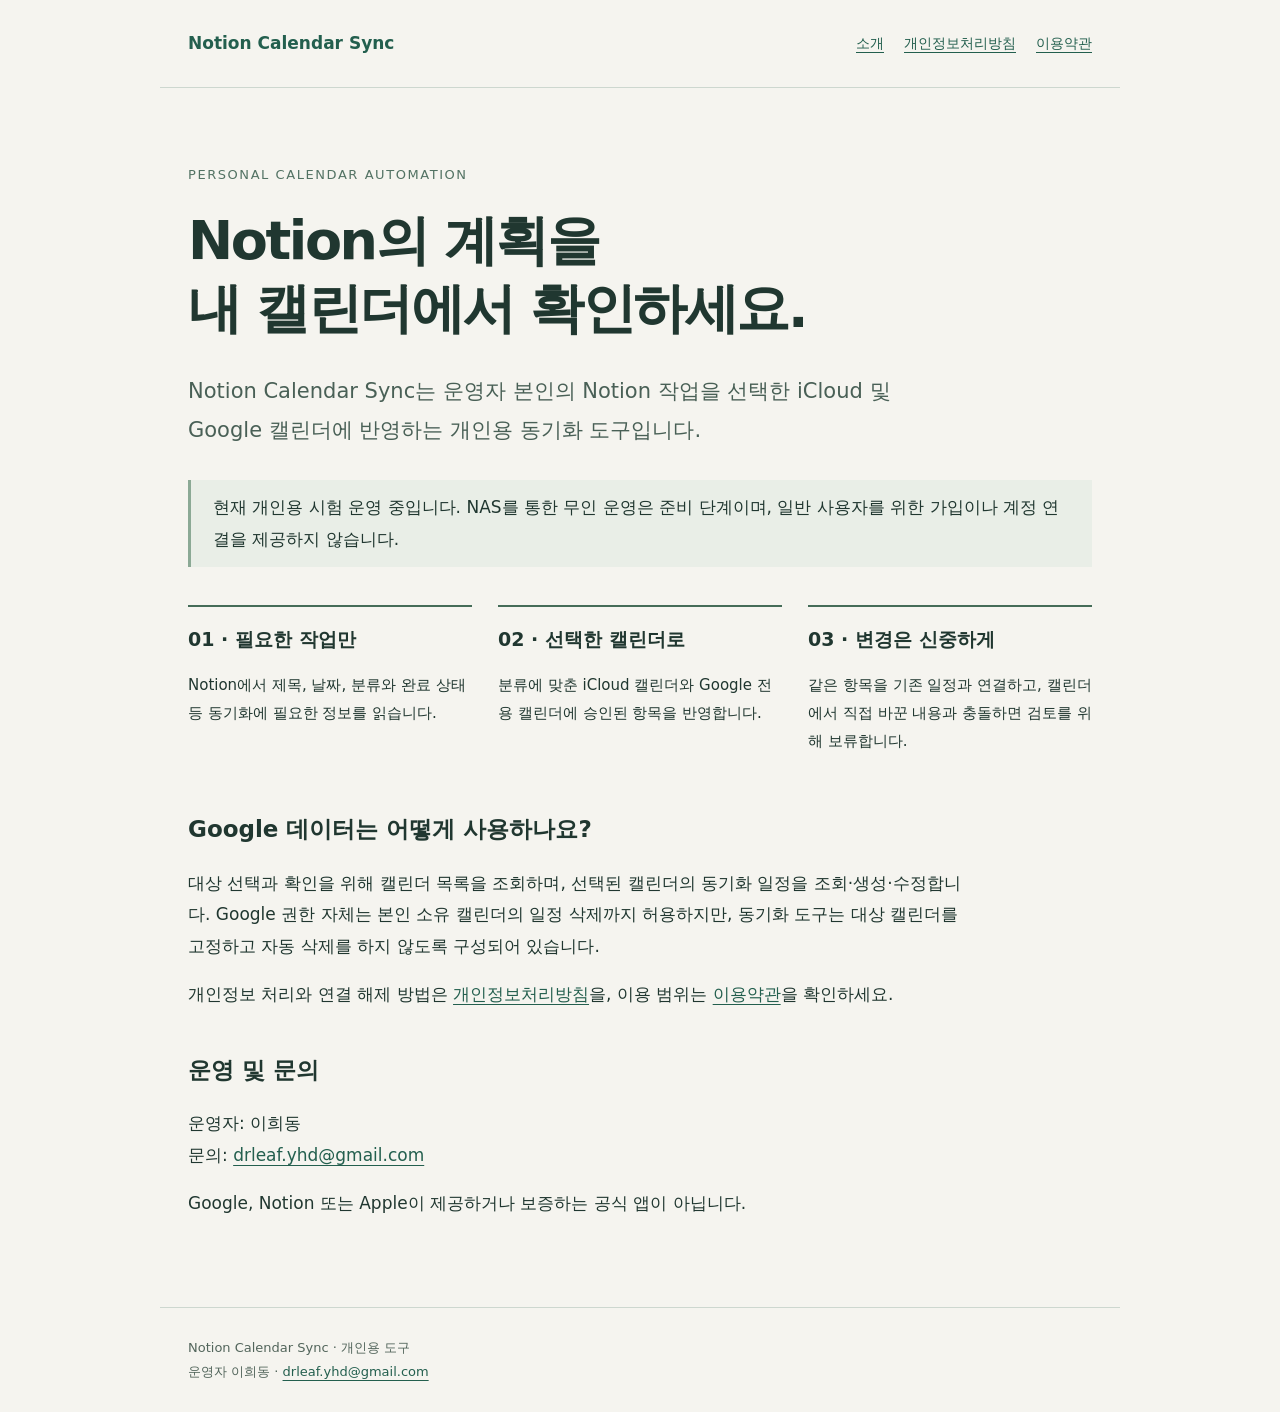
<file: index.html>
<!doctype html><html lang="ko"><head><meta charset="utf-8"><meta name="viewport" content="width=device-width,initial-scale=1"><meta name="description" content="Notion Calendar Sync 개인용 일정 동기화 도구 안내"><title>개인 일정 동기화 | Notion Calendar Sync</title><link rel="stylesheet" href="style.css"></head><body><header><a class="brand" href="index.html">Notion Calendar Sync</a><nav aria-label="주 메뉴"><a href="index.html">소개</a><a href="privacy.html">개인정보처리방침</a><a href="terms.html">이용약관</a></nav></header><main><p class="eyebrow">PERSONAL CALENDAR AUTOMATION</p><h1>Notion의 계획을<br>내 캘린더에서 확인하세요.</h1><p class="lead">Notion Calendar Sync는 운영자 본인의 Notion 작업을 선택한 iCloud 및 Google 캘린더에 반영하는 개인용 동기화 도구입니다.</p><div class="note">현재 개인용 시험 운영 중입니다. NAS를 통한 무인 운영은 준비 단계이며, 일반 사용자를 위한 가입이나 계정 연결을 제공하지 않습니다.</div><div class="steps"><section><h2>01 · 필요한 작업만</h2><p>Notion에서 제목, 날짜, 분류와 완료 상태 등 동기화에 필요한 정보를 읽습니다.</p></section><section><h2>02 · 선택한 캘린더로</h2><p>분류에 맞춘 iCloud 캘린더와 Google 전용 캘린더에 승인된 항목을 반영합니다.</p></section><section><h2>03 · 변경은 신중하게</h2><p>같은 항목을 기존 일정과 연결하고, 캘린더에서 직접 바꾼 내용과 충돌하면 검토를 위해 보류합니다.</p></section></div><h2>Google 데이터는 어떻게 사용하나요?</h2><p>대상 선택과 확인을 위해 캘린더 목록을 조회하며, 선택된 캘린더의 동기화 일정을 조회·생성·수정합니다. Google 권한 자체는 본인 소유 캘린더의 일정 삭제까지 허용하지만, 동기화 도구는 대상 캘린더를 고정하고 자동 삭제를 하지 않도록 구성되어 있습니다.</p><p>개인정보 처리와 연결 해제 방법은 <a href="privacy.html">개인정보처리방침</a>을, 이용 범위는 <a href="terms.html">이용약관</a>을 확인하세요.</p><h2>운영 및 문의</h2><p>운영자: 이희동<br>문의: <a href="mailto:drleaf.yhd@gmail.com">drleaf.yhd@gmail.com</a></p><p>Google, Notion 또는 Apple이 제공하거나 보증하는 공식 앱이 아닙니다.</p></main><footer>Notion Calendar Sync · 개인용 도구<br>운영자 이희동 · <a href="mailto:drleaf.yhd@gmail.com">drleaf.yhd@gmail.com</a></footer></body></html>
</file>
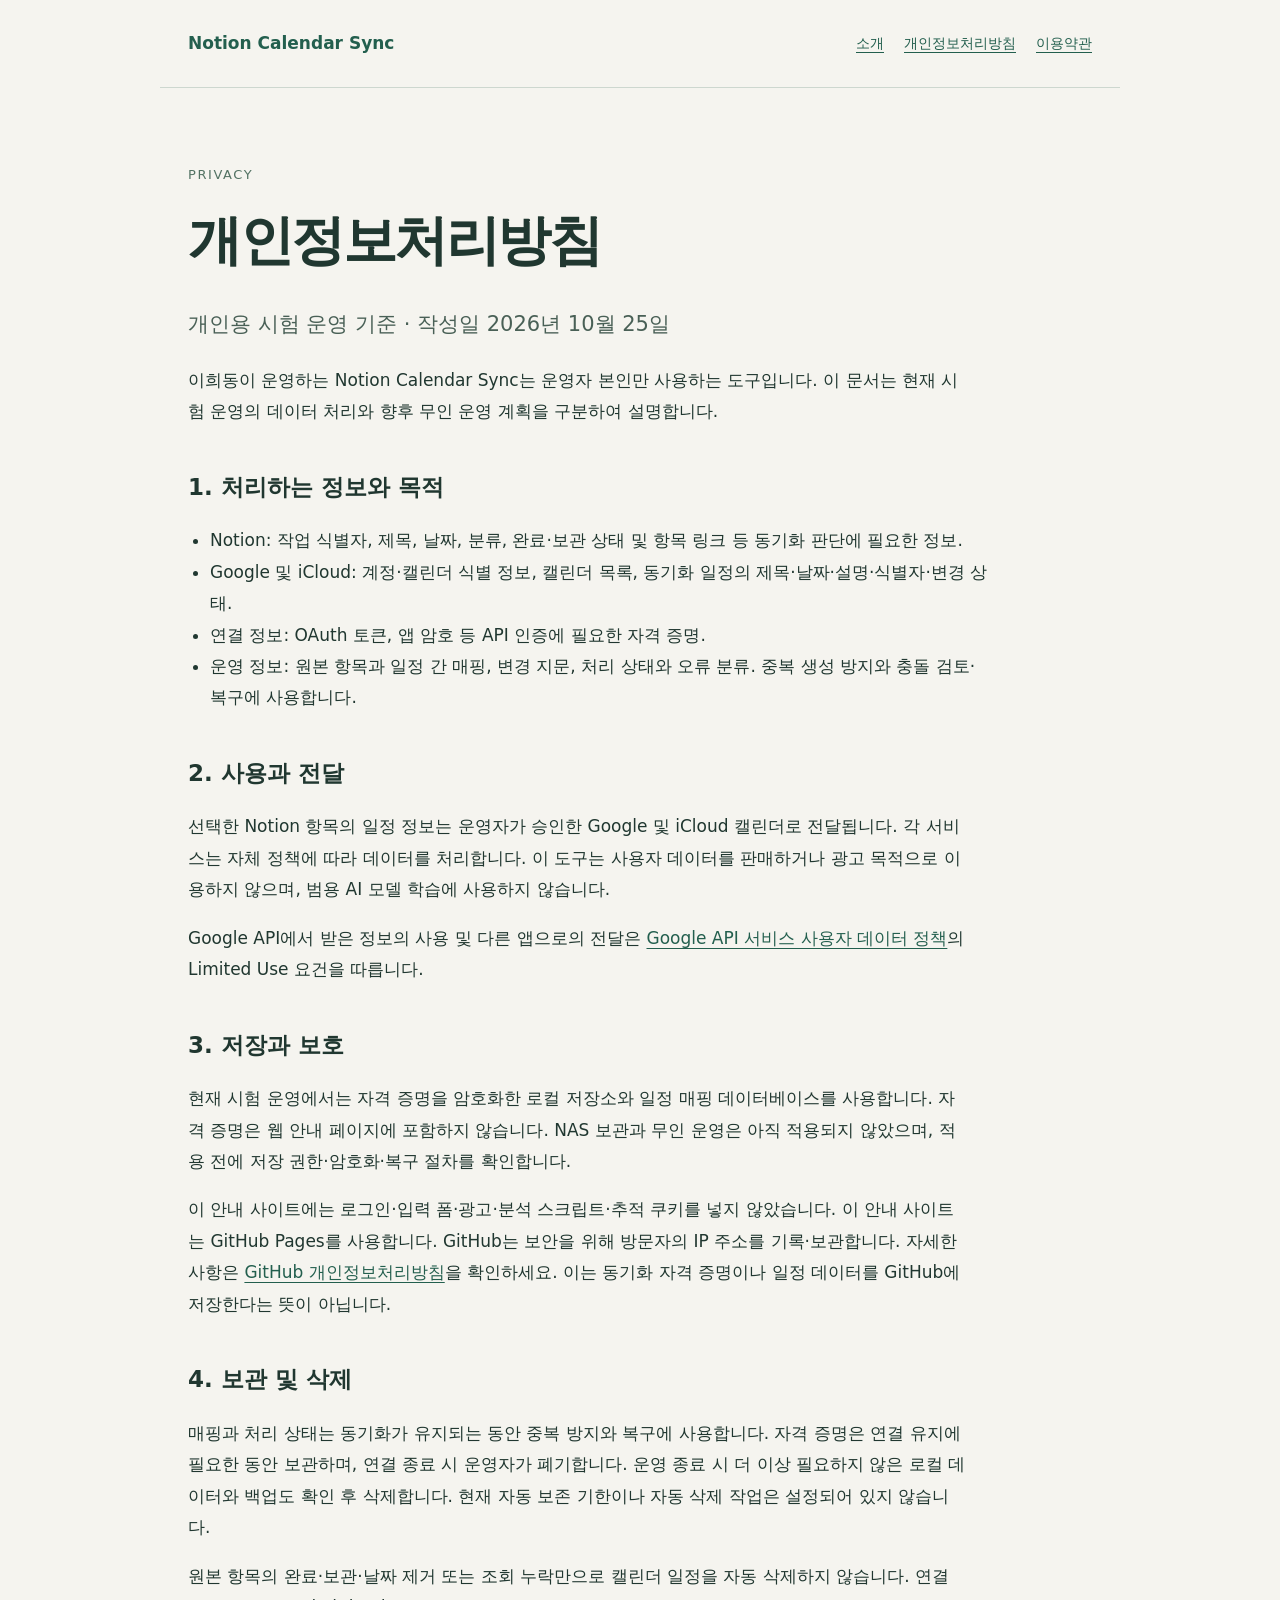
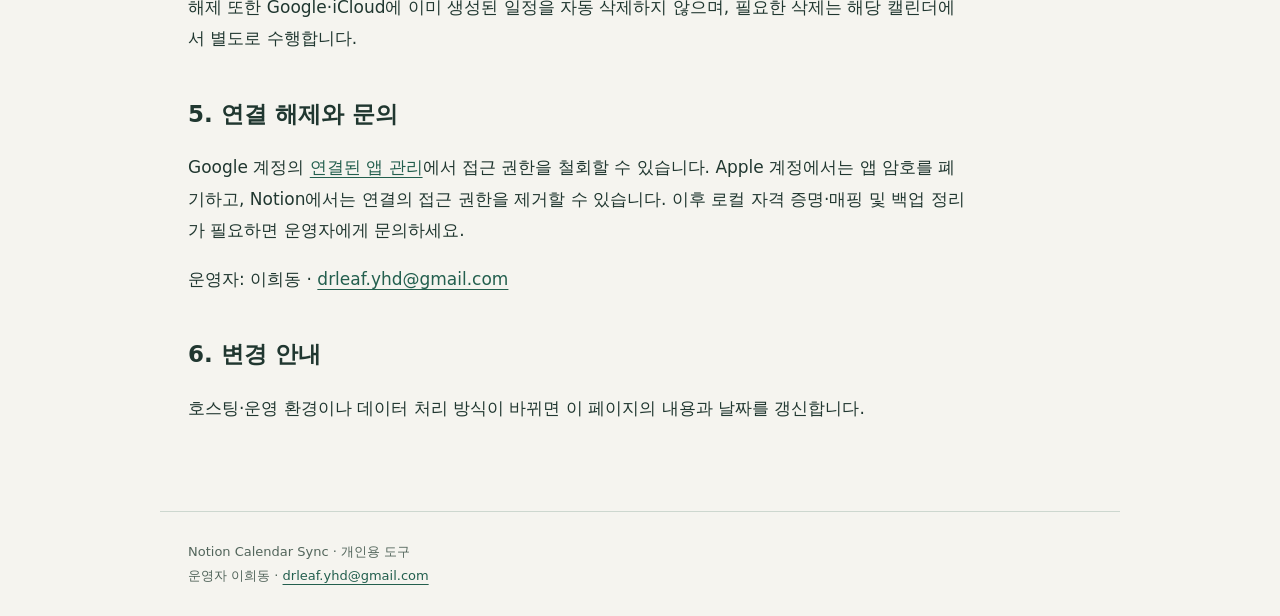
<file: privacy.html>
<!doctype html><html lang="ko"><head><meta charset="utf-8"><meta name="viewport" content="width=device-width,initial-scale=1"><meta name="description" content="Notion Calendar Sync 개인용 일정 동기화 도구 안내"><title>개인정보처리방침 | Notion Calendar Sync</title><link rel="stylesheet" href="style.css"></head><body><header><a class="brand" href="index.html">Notion Calendar Sync</a><nav aria-label="주 메뉴"><a href="index.html">소개</a><a href="privacy.html">개인정보처리방침</a><a href="terms.html">이용약관</a></nav></header><main><p class="eyebrow">PRIVACY</p><h1>개인정보처리방침</h1><p class="lead">개인용 시험 운영 기준 · 작성일 2026년 10월 25일</p><p>이희동이 운영하는 Notion Calendar Sync는 운영자 본인만 사용하는 도구입니다. 이 문서는 현재 시험 운영의 데이터 처리와 향후 무인 운영 계획을 구분하여 설명합니다.</p><h2>1. 처리하는 정보와 목적</h2><ul><li>Notion: 작업 식별자, 제목, 날짜, 분류, 완료·보관 상태 및 항목 링크 등 동기화 판단에 필요한 정보.</li><li>Google 및 iCloud: 계정·캘린더 식별 정보, 캘린더 목록, 동기화 일정의 제목·날짜·설명·식별자·변경 상태.</li><li>연결 정보: OAuth 토큰, 앱 암호 등 API 인증에 필요한 자격 증명.</li><li>운영 정보: 원본 항목과 일정 간 매핑, 변경 지문, 처리 상태와 오류 분류. 중복 생성 방지와 충돌 검토·복구에 사용합니다.</li></ul><h2>2. 사용과 전달</h2><p>선택한 Notion 항목의 일정 정보는 운영자가 승인한 Google 및 iCloud 캘린더로 전달됩니다. 각 서비스는 자체 정책에 따라 데이터를 처리합니다. 이 도구는 사용자 데이터를 판매하거나 광고 목적으로 이용하지 않으며, 범용 AI 모델 학습에 사용하지 않습니다.</p><p>Google API에서 받은 정보의 사용 및 다른 앱으로의 전달은 <a href="https://developers.google.com/terms/api-services-user-data-policy">Google API 서비스 사용자 데이터 정책</a>의 Limited Use 요건을 따릅니다.</p><h2>3. 저장과 보호</h2><p>현재 시험 운영에서는 자격 증명을 암호화한 로컬 저장소와 일정 매핑 데이터베이스를 사용합니다. 자격 증명은 웹 안내 페이지에 포함하지 않습니다. NAS 보관과 무인 운영은 아직 적용되지 않았으며, 적용 전에 저장 권한·암호화·복구 절차를 확인합니다.</p><p>이 안내 사이트에는 로그인·입력 폼·광고·분석 스크립트·추적 쿠키를 넣지 않았습니다. 이 안내 사이트는 GitHub Pages를 사용합니다. GitHub는 보안을 위해 방문자의 IP 주소를 기록·보관합니다. 자세한 사항은 <a href="https://docs.github.com/en/site-policy/privacy-policies/github-general-privacy-statement">GitHub 개인정보처리방침</a>을 확인하세요. 이는 동기화 자격 증명이나 일정 데이터를 GitHub에 저장한다는 뜻이 아닙니다.</p><h2>4. 보관 및 삭제</h2><p>매핑과 처리 상태는 동기화가 유지되는 동안 중복 방지와 복구에 사용합니다. 자격 증명은 연결 유지에 필요한 동안 보관하며, 연결 종료 시 운영자가 폐기합니다. 운영 종료 시 더 이상 필요하지 않은 로컬 데이터와 백업도 확인 후 삭제합니다. 현재 자동 보존 기한이나 자동 삭제 작업은 설정되어 있지 않습니다.</p><p>원본 항목의 완료·보관·날짜 제거 또는 조회 누락만으로 캘린더 일정을 자동 삭제하지 않습니다. 연결 해제 또한 Google·iCloud에 이미 생성된 일정을 자동 삭제하지 않으며, 필요한 삭제는 해당 캘린더에서 별도로 수행합니다.</p><h2>5. 연결 해제와 문의</h2><p>Google 계정의 <a href="https://myaccount.google.com/connections">연결된 앱 관리</a>에서 접근 권한을 철회할 수 있습니다. Apple 계정에서는 앱 암호를 폐기하고, Notion에서는 연결의 접근 권한을 제거할 수 있습니다. 이후 로컬 자격 증명·매핑 및 백업 정리가 필요하면 운영자에게 문의하세요.</p><p>운영자: 이희동 · <a href="mailto:drleaf.yhd@gmail.com">drleaf.yhd@gmail.com</a></p><h2>6. 변경 안내</h2><p>호스팅·운영 환경이나 데이터 처리 방식이 바뀌면 이 페이지의 내용과 날짜를 갱신합니다.</p></main><footer>Notion Calendar Sync · 개인용 도구<br>운영자 이희동 · <a href="mailto:drleaf.yhd@gmail.com">drleaf.yhd@gmail.com</a></footer></body></html>
</file>
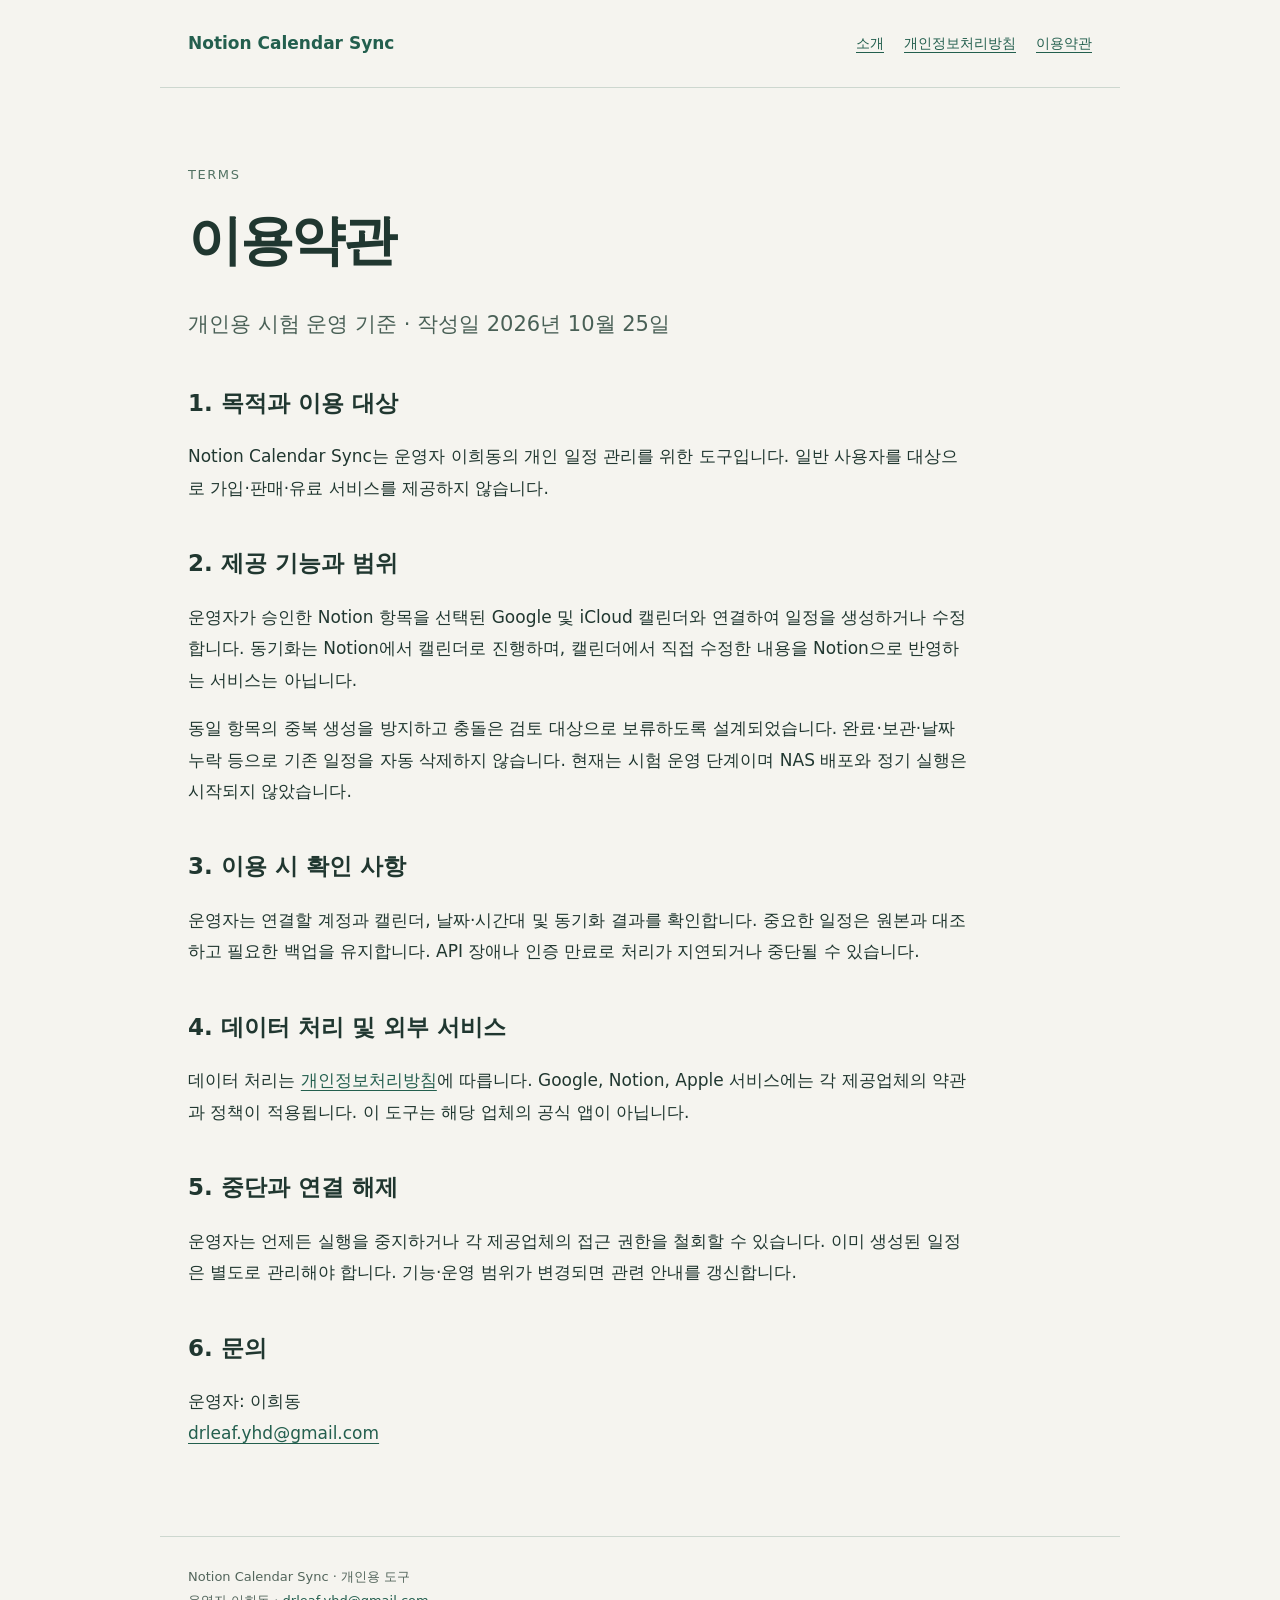
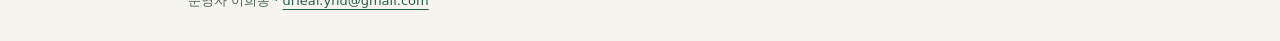
<file: terms.html>
<!doctype html><html lang="ko"><head><meta charset="utf-8"><meta name="viewport" content="width=device-width,initial-scale=1"><meta name="description" content="Notion Calendar Sync 개인용 일정 동기화 도구 안내"><title>이용약관 | Notion Calendar Sync</title><link rel="stylesheet" href="style.css"></head><body><header><a class="brand" href="index.html">Notion Calendar Sync</a><nav aria-label="주 메뉴"><a href="index.html">소개</a><a href="privacy.html">개인정보처리방침</a><a href="terms.html">이용약관</a></nav></header><main><p class="eyebrow">TERMS</p><h1>이용약관</h1><p class="lead">개인용 시험 운영 기준 · 작성일 2026년 10월 25일</p><h2>1. 목적과 이용 대상</h2><p>Notion Calendar Sync는 운영자 이희동의 개인 일정 관리를 위한 도구입니다. 일반 사용자를 대상으로 가입·판매·유료 서비스를 제공하지 않습니다.</p><h2>2. 제공 기능과 범위</h2><p>운영자가 승인한 Notion 항목을 선택된 Google 및 iCloud 캘린더와 연결하여 일정을 생성하거나 수정합니다. 동기화는 Notion에서 캘린더로 진행하며, 캘린더에서 직접 수정한 내용을 Notion으로 반영하는 서비스는 아닙니다.</p><p>동일 항목의 중복 생성을 방지하고 충돌은 검토 대상으로 보류하도록 설계되었습니다. 완료·보관·날짜 누락 등으로 기존 일정을 자동 삭제하지 않습니다. 현재는 시험 운영 단계이며 NAS 배포와 정기 실행은 시작되지 않았습니다.</p><h2>3. 이용 시 확인 사항</h2><p>운영자는 연결할 계정과 캘린더, 날짜·시간대 및 동기화 결과를 확인합니다. 중요한 일정은 원본과 대조하고 필요한 백업을 유지합니다. API 장애나 인증 만료로 처리가 지연되거나 중단될 수 있습니다.</p><h2>4. 데이터 처리 및 외부 서비스</h2><p>데이터 처리는 <a href="privacy.html">개인정보처리방침</a>에 따릅니다. Google, Notion, Apple 서비스에는 각 제공업체의 약관과 정책이 적용됩니다. 이 도구는 해당 업체의 공식 앱이 아닙니다.</p><h2>5. 중단과 연결 해제</h2><p>운영자는 언제든 실행을 중지하거나 각 제공업체의 접근 권한을 철회할 수 있습니다. 이미 생성된 일정은 별도로 관리해야 합니다. 기능·운영 범위가 변경되면 관련 안내를 갱신합니다.</p><h2>6. 문의</h2><p>운영자: 이희동<br><a href="mailto:drleaf.yhd@gmail.com">drleaf.yhd@gmail.com</a></p></main><footer>Notion Calendar Sync · 개인용 도구<br>운영자 이희동 · <a href="mailto:drleaf.yhd@gmail.com">drleaf.yhd@gmail.com</a></footer></body></html>
</file>
<file: style.css>
*{box-sizing:border-box}body{margin:0;background:#f5f4ef;color:#203730;font:17px/1.85 system-ui,-apple-system,"Malgun Gothic",sans-serif}a{color:#235f4e;text-underline-offset:4px}header,main,footer{max-width:960px;margin:auto;padding:28px}header{display:flex;align-items:center;justify-content:space-between;border-bottom:1px solid #cdd7cf;gap:24px}nav{display:flex;gap:20px;flex-wrap:wrap;font-size:14px}.brand{font-weight:750;text-decoration:none}main{padding-top:62px;padding-bottom:70px;min-height:65vh}.eyebrow{color:#527263;font-size:13px;letter-spacing:.12em}h1{font-size:clamp(32px,5vw,54px);letter-spacing:-.045em;line-height:1.25;max-width:780px;margin:20px 0 30px}h2{font-size:23px;margin:38px 0 12px}p,li{max-width:780px}.lead{font-size:21px;color:#496056}.note{border-left:3px solid #8ba995;padding:12px 22px;background:#e9eee7;margin:30px 0}footer{border-top:1px solid #cdd7cf;font-size:13px;color:#52655b}ul{padding-left:22px}.steps{display:grid;grid-template-columns:repeat(3,1fr);gap:26px;margin:38px 0}.steps section{border-top:2px solid #456c58}.steps h2{font-size:19px;margin-top:15px}.steps p{font-size:15px}@media(max-width:650px){header{align-items:flex-start;flex-direction:column}main{padding-top:35px}.steps{grid-template-columns:1fr}nav{gap:14px}}
</file>
